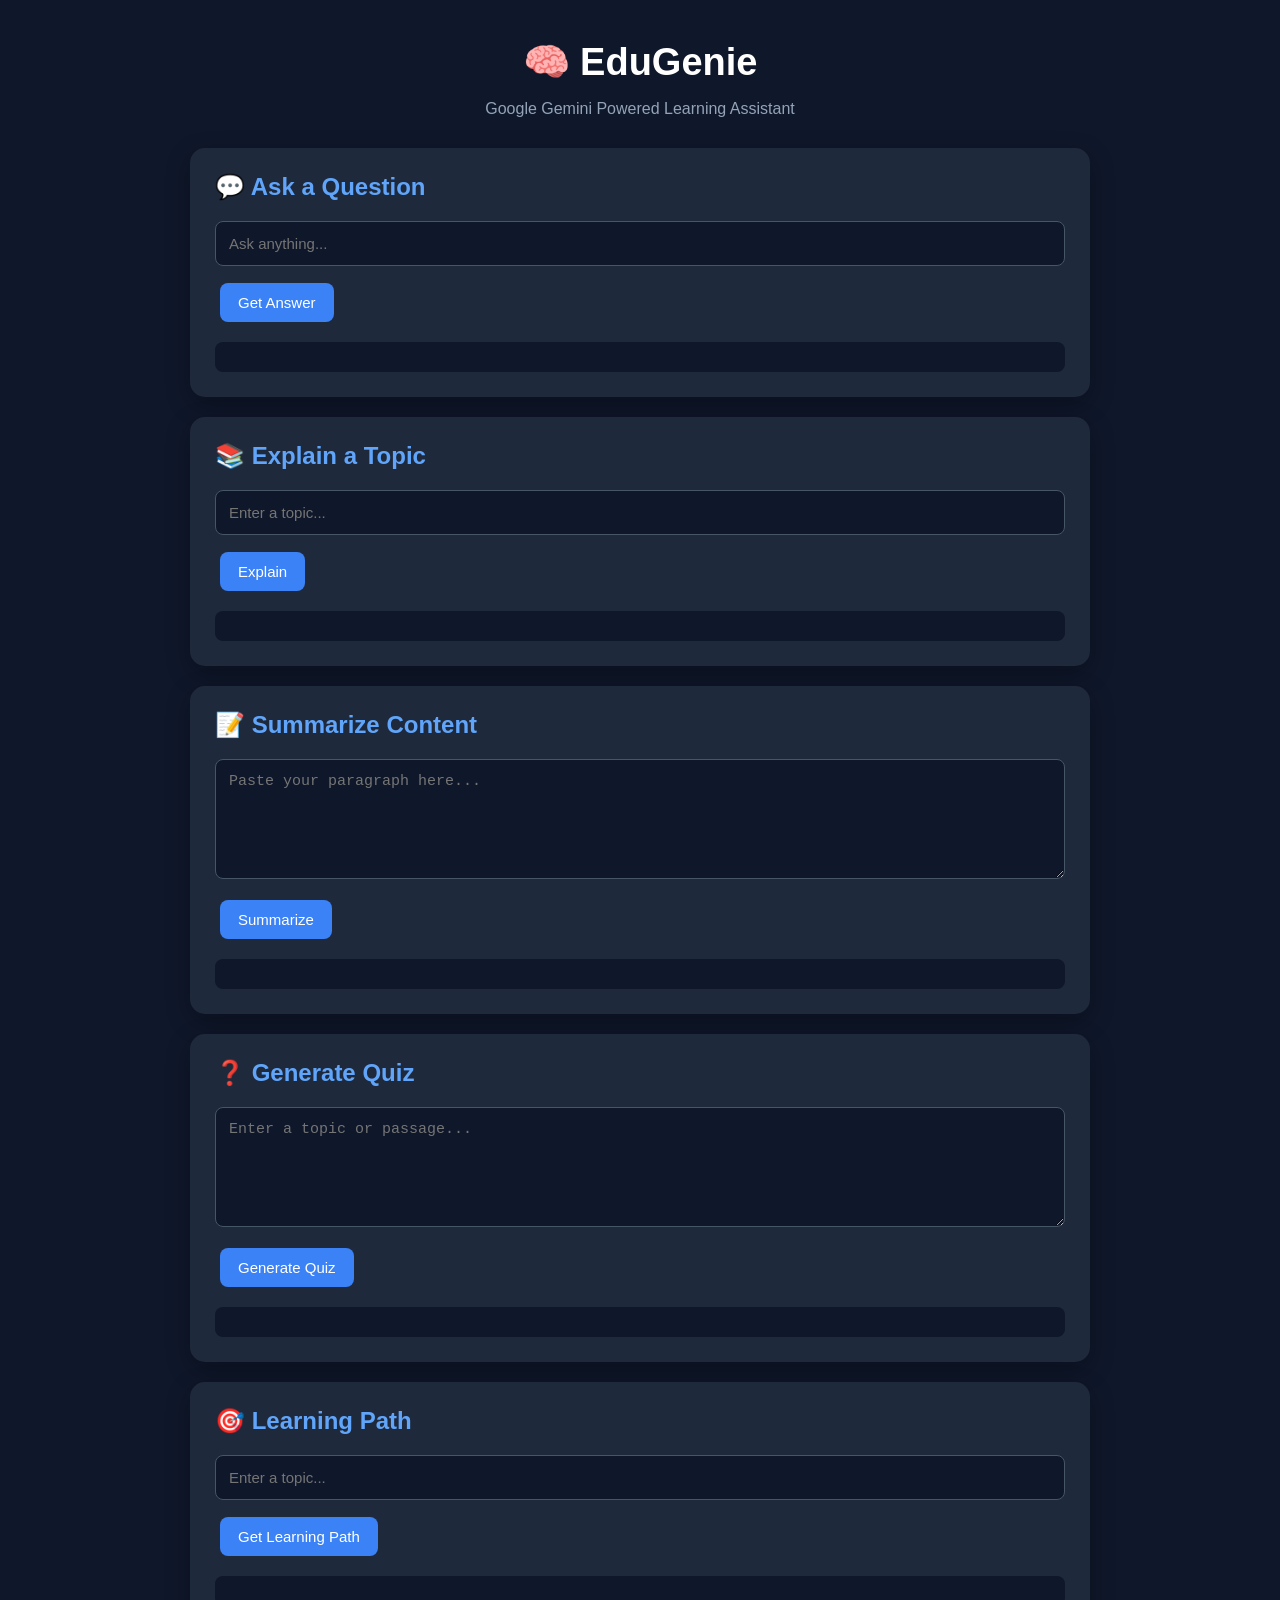
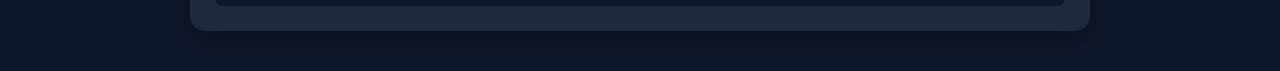
<file: templates/index.html>
<!DOCTYPE html>
<html>
<head>
    <title>EduGenie - Learning Assistant</title>
    <link rel="stylesheet" href="/static/style.css">
</head>

<body>

<div class="container">

    <div class="header">
        <h1>🧠 EduGenie</h1>
        <p>Google Gemini Powered Learning Assistant</p>
    </div>

    <div class="card">
        <h2>💬 Ask a Question</h2>
        <input
            type="text"
            id="question"
            placeholder="Ask anything..."
        >
        <button onclick="askQuestion()">Get Answer</button>
        <div id="answer" class="result"></div>
    </div>

    <div class="card">
        <h2>📚 Explain a Topic</h2>
        <input
            type="text"
            id="topic"
            placeholder="Enter a topic..."
        >
        <button onclick="explainTopic()">Explain</button>
        <div id="explanation" class="result"></div>
    </div>

    <div class="card">
        <h2>📝 Summarize Content</h2>
        <textarea
            id="summaryText"
            placeholder="Paste your paragraph here..."
        ></textarea>
        <button onclick="summarizeText()">Summarize</button>
        <div id="summary" class="result"></div>
    </div>

    <div class="card">
        <h2>❓ Generate Quiz</h2>
        <textarea
            id="quizText"
            placeholder="Enter a topic or passage..."
        ></textarea>
        <button onclick="generateQuiz()">Generate Quiz</button>
        <div id="quiz" class="result"></div>
    </div>

    <div class="card">
        <h2>🎯 Learning Path</h2>
        <input
            type="text"
            id="learningTopic"
            placeholder="Enter a topic..."
        >
        <button onclick="learningPath()">Get Learning Path</button>
        <div id="learning" class="result"></div>
    </div>

</div>

<script>

async function askQuestion() {
    const text = document.getElementById("question").value;

    const formData = new FormData();
    formData.append("question", text);

    const response = await fetch("/ask", {
        method: "POST",
        body: formData
    });

    const data = await response.json();

    document.getElementById("answer").innerText = data.result;
}


async function explainTopic() {
    const text = document.getElementById("topic").value;

    const formData = new FormData();
    formData.append("topic", text);

    const response = await fetch("/explain", {
        method: "POST",
        body: formData
    });

    const data = await response.json();

    document.getElementById("explanation").innerText = data.result;
}


async function summarizeText() {
    const text = document.getElementById("summaryText").value;

    const formData = new FormData();
    formData.append("text", text);

    const response = await fetch("/summarize", {
        method: "POST",
        body: formData
    });

    const data = await response.json();

    document.getElementById("summary").innerText = data.result;
}


let currentQuiz = [];

async function generateQuiz() {
    const text = document.getElementById("quizText").value;

    const formData = new FormData();
    formData.append("passage", text);

    const response = await fetch("/quiz", {
        method: "POST",
        body: formData
    });

    const data = await response.json();

    currentQuiz = data.result;

    const quizBox = document.getElementById("quiz");
    quizBox.innerHTML = "";

    if (!Array.isArray(currentQuiz)) {
        quizBox.innerText = JSON.stringify(currentQuiz, null, 2);
        return;
    }

    currentQuiz.forEach((q, i) => {

        let html = `
            <div class="quiz-question">
                <h3>Question ${i + 1}</h3>
                <p><b>${q.question}</b></p>
        `;

        q.options.forEach((option, j) => {
            html += `
                <label class="quiz-option">
                    <input type="radio" name="question${i}" value="${option}">
                    ${String.fromCharCode(65 + j)}. ${option}
                </label>
            `;
        });

        html += `
            <div id="feedback${i}" class="feedback"></div>
            </div>
        `;

        quizBox.innerHTML += html;
    });

    quizBox.innerHTML += `
        <button onclick="checkQuiz()">Check Answers</button>
    `;
}

function checkQuiz() {

    currentQuiz.forEach((q, i) => {

        const selected =
            document.querySelector(`input[name="question${i}"]:checked`);

        const feedback =
            document.getElementById(`feedback${i}`);

        if (!selected) {
            feedback.innerText = "Please select an answer.";
            feedback.style.color = "#facc15";
        }
        else if (selected.value === q["correct answer"]) {
            feedback.innerText = "✓ Correct!";
            feedback.style.color = "#22c55e";
        }
        else {
            feedback.innerText =
                `✗ Wrong! Correct answer: ${q["correct answer"]}`;
            feedback.style.color = "#ef4444";
        }
    });
}


async function learningPath() {
    const text = document.getElementById("learningTopic").value;

    const formData = new FormData();
    formData.append("topic", text);

    const response = await fetch("/learning-path", {
        method: "POST",
        body: formData
    });

    const data = await response.json();

    document.getElementById("learning").innerText = data.result;
}

</script>

</body>
</html>
</file>
<file: static/style.css>
* {
    box-sizing: border-box;
}

body {
    margin: 0;
    font-family: Arial, sans-serif;
    background: #0f172a;
    color: white;
}

.container {
    width: 90%;
    max-width: 900px;
    margin: 40px auto;
}

.header {
    text-align: center;
    margin-bottom: 30px;
}

.header h1 {
    font-size: 38px;
    margin-bottom: 8px;
}

.header p {
    color: #94a3b8;
    font-size: 16px;
}

.card {
    background: #1e293b;
    padding: 25px;
    border-radius: 15px;
    margin-bottom: 20px;
    box-shadow: 0 8px 25px rgba(0,0,0,0.3);
}

.card h2 {
    margin-top: 0;
    color: #60a5fa;
}

input,
textarea {
    width: 100%;
    padding: 13px;
    border: 1px solid #475569;
    border-radius: 8px;
    background: #0f172a;
    color: white;
    font-size: 15px;
    margin-bottom: 12px;
}

textarea {
    min-height: 120px;
    resize: vertical;
}

button {
    background: #3b82f6;
    color: white;
    border: none;
    padding: 11px 18px;
    border-radius: 8px;
    cursor: pointer;
    font-size: 15px;
    margin: 5px;
}

button:hover {
    background: #2563eb;
}

.result {
    margin-top: 15px;
    padding: 15px;
    background: #0f172a;
    border-radius: 8px;
    color: #dbeafe;
    white-space: pre-wrap;
    line-height: 1.6;
}
.quiz-question {
    margin-bottom: 12px;
    padding: 12px;
    background: #172033;
    border-radius: 10px;
}

.quiz-question h3 {
    margin: 0 0 6px 0;
    font-size: 17px;
}

.quiz-question p {
    margin: 5px 0;
}

.quiz-option {
    display: block;
    padding: 7px 10px;
    margin: 5px 0;
    background: #0f172a;
    border-radius: 7px;
    cursor: pointer;
}

.quiz-option input {
    width: auto;
    margin: 0 8px 0 0;
}

.feedback {
    margin-top: 7px;
    font-weight: bold;
}
</file>
